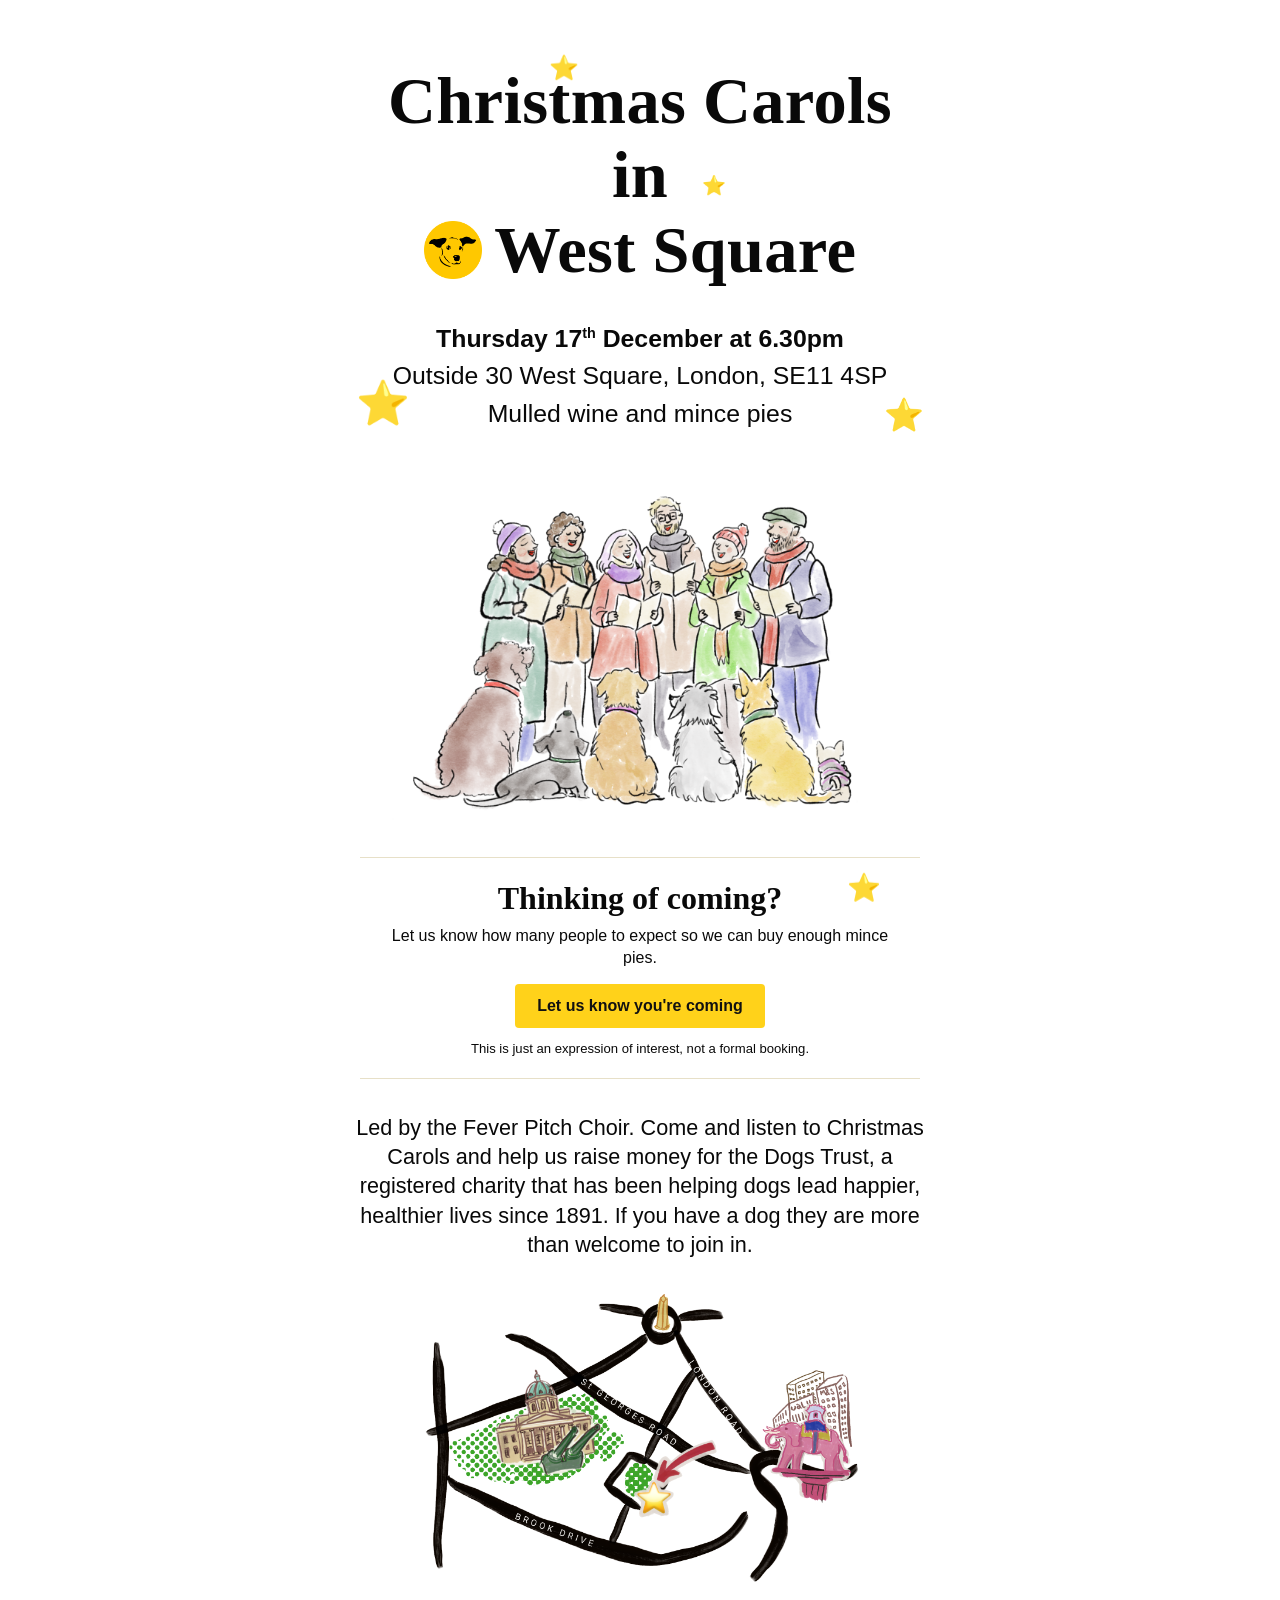
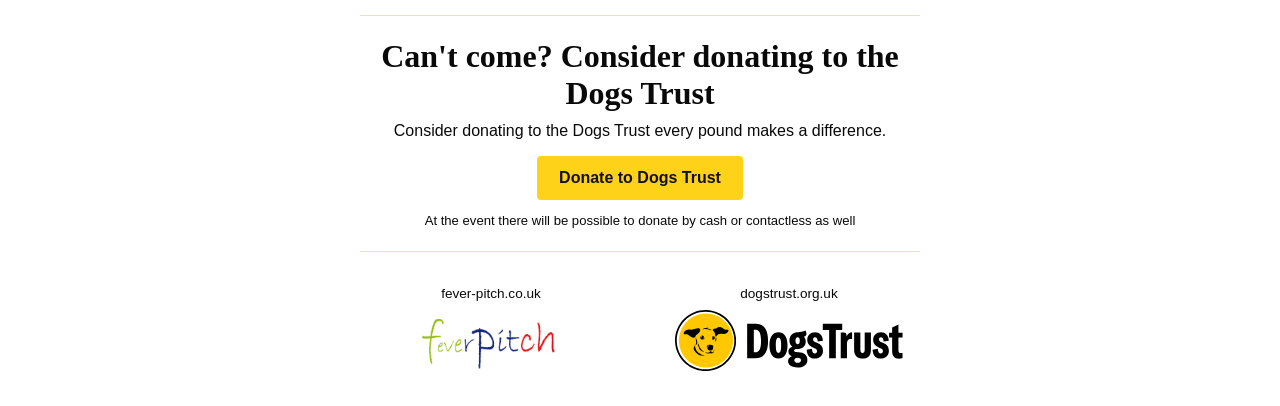
<file: carols/index.html>
<!doctype html>
<html lang="en">
<head>
  <meta charset="utf-8">
  <meta name="viewport" content="width=device-width, initial-scale=1">
  <meta name="description" content="2026 Christmas Carols in West Square — Thursday 17 December at 6.30pm.">
  <title>Christmas Carols in West Square</title>
  <link rel="stylesheet" href="styles.css">
</head>
<body>
  <main class="flyer">
    <header class="hero">
      	<span class="star star-top" aria-hidden="true">⭐
	</span>
      <h1>Christmas Carols in<br><span class="title-second-line"><img class="dog-mark" src="images/dog-icon.png" alt="">West Square</span></h1>
      	<span class="star star-title" aria-hidden="true">⭐
	</span>
    </header>

    <section class="event-details" aria-label="Event details">
      <p class="date">Thursday 17<sup>th</sup> December at 6.30pm</p>
      <p>Outside <a href="https://maps.app.goo.gl/2MDUtXnWnW2ZF1M59">30 West Square, London, SE11 4SP</a></p>
      <p>Mulled wine and mince pies</p>
      <span class="star star-left" aria-hidden="true">⭐</span>
      <span class="star star-right" aria-hidden="true">⭐</span>
    </section>

	<div class="main-illustration">
		<picture> <source srcset="images/dark_carol-singers-and-dogs.png" media="(prefers-color-scheme: dark)">
		<img src="images/carol-singers-and-dogs.png" alt="A group of Christmas carol singers holding notes dressed in warm clothes with several dogs sitting with their back to the screen listening to the choir. The dogs are different colours and sizes.">
  </picture>
</div>

    <section class="rsvp" aria-labelledby="rsvp-heading">
      <span class="star rsvp-star" aria-hidden="true">⭐</span>
      <h2 id="rsvp-heading">Thinking of coming?</h2>
      <p>Let us know how many people to expect so we can buy enough mince pies.</p>
	      <a class="rsvp-button" href="https://forms.gle/HHNZopp8yZJ26ccz8" target="_blank" rel="noopener">Let us know you're coming</a>
      <p class="small-note">This is just an expression of interest, not a formal booking.</p>
 	</section>

	<section class="charity-copy">
	  <p>Led by the Fever Pitch Choir. Come and listen to Christmas Carols and help us raise money for the Dogs Trust, a registered charity that has been helping dogs lead happier, healthier lives since 1891. If you have a dog they are more than welcome to join in.</p>
	</section>

<div class="map-illustration">
	<source srcset="images/dark-wsqmap.png" media="(prefers-color-scheme: dark)">
	<a href="https://maps.app.goo.gl/2MDUtXnWnW2ZF1M59">
	<img src="images/wsqmap.png" alt="A map to inform people where West Square is situated. A non exact illustrated map with Elephant & Castle on the right side and Imperal War Museum to the left and a big yellow star where the carols will be. The image is also a link to google maps to the right location">
	</a>
</div>

<section class="rsvp" aria-labelledby="rsvp-heading">
      <h2 id="rsvp-heading">Can't come? Consider donating to the Dogs Trust</h2>
      <p> Consider donating to the Dogs Trust every pound makes a difference.</p>
              <a class="rsvp-button" href="https://www.dogstrust.org.uk/support-us/donation" target="_blank" rel="noopener">Donate to Dogs Trust</a>
      <p class="small-note">At the event there will be possible to donate by cash or contactless as well</p>
</section>

    <footer class="organisations">
      <a class="organisation" href="https://fever-pitch.co.uk" target="_blank" rel="noopener">
        <span class="website">fever-pitch.co.uk</span>
        <img src="images/fever-pitch-logo.png" alt="Fever Pitch Choir">
      </a>
      <a class="organisation" href="https://www.dogstrust.org.uk" target="_blank" rel="noopener">
        <span class="website">dogstrust.org.uk</span>
        <img src="images/dogs-trust-logo.svg" alt="Dogs Trust">
      </a>
    </footer>
  </main>
</body>
</html>
</file>
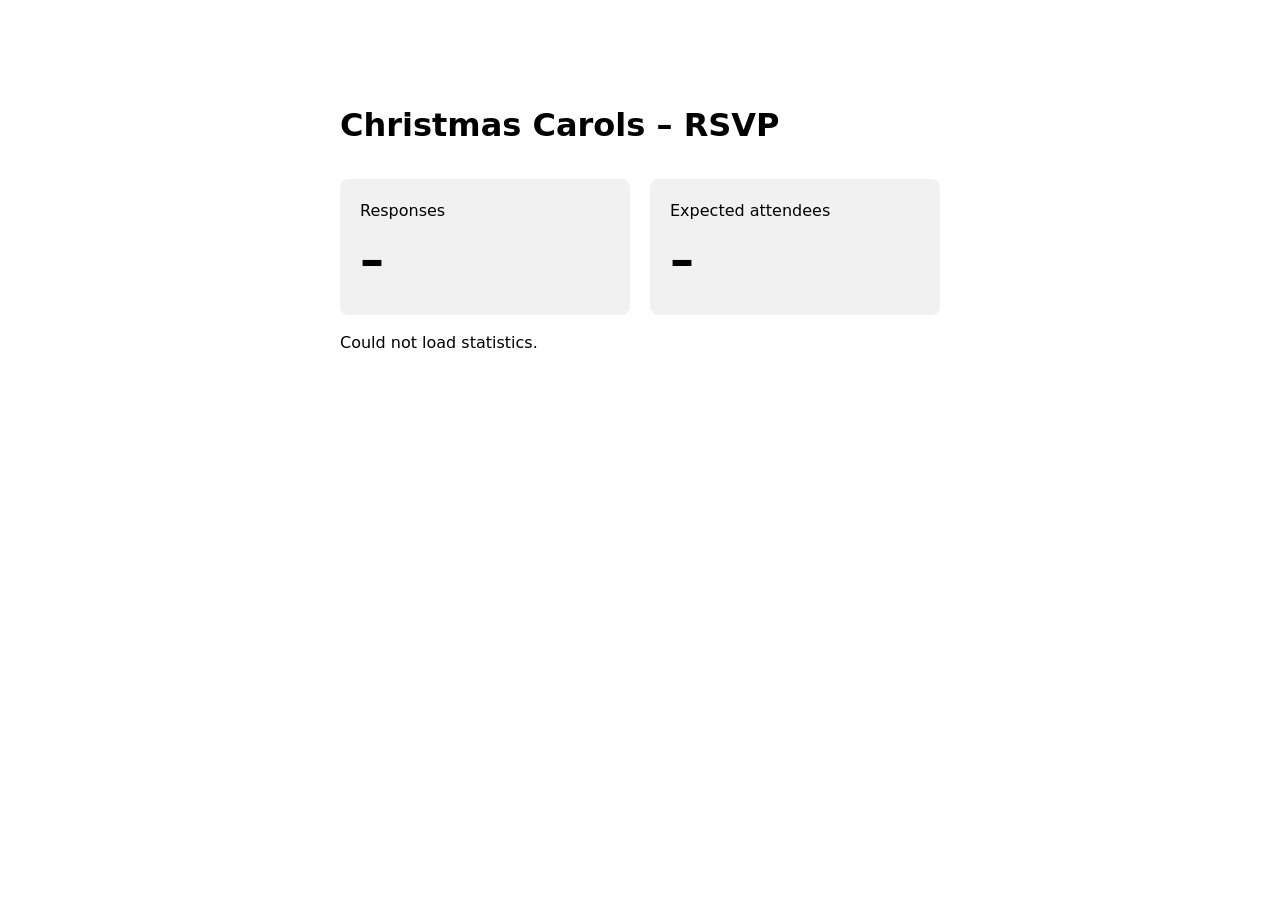
<file: carols/admin/index.html>
<!DOCTYPE html>
<html lang="en">
<head>
  <meta charset="UTF-8">
  <meta name="viewport" content="width=device-width, initial-scale=1">
  <title>Carols RSVP – Admin</title>
  <style>
    body {
      font-family: system-ui, sans-serif;
      max-width: 600px;
      margin: 60px auto;
      padding: 20px;
      line-height: 1.5;
    }

    .stats {
      display: flex;
      gap: 20px;
      margin-top: 30px;
    }

    .stat {
      flex: 1;
      padding: 20px;
      background: #f1f1f1;
      border-radius: 8px;
    }

    .number {
      font-size: 3rem;
      font-weight: bold;
    }

    @media (prefers-color-scheme: dark) {
      body { background: #1c2028; color: #fff; }
      .stat { background: #303641; }
    }
  </style>
</head>
<body>
  <h1>Christmas Carols – RSVP</h1>

  <div class="stats">
    <div class="stat">
      <div>Responses</div>
      <div class="number" id="responses">–</div>
    </div>
    <div class="stat">
      <div>Expected attendees</div>
      <div class="number" id="attendees">–</div>
    </div>
  </div>

  <p id="status">Loading statistics…</p>

  <script>
	const scriptURL = "https://script.google.com/macros/s/AKfycbzpbUfNacvFeA7joRyuO5SOWxsowsr6Zp5xFXmc3h7WU4ilmmC9PbmWGFDtCjYO3DYj/exec";

    function updateStats(data) {
      document.getElementById("responses").textContent =
        data.responses;
      document.getElementById("attendees").textContent =
        data.attendees;

      document.getElementById("status").textContent =
        "Updated: " + new Date(data.updated).toLocaleString("en-GB");
    }

    function loadStats() {
      const oldScript = document.getElementById("stats-script");
      if (oldScript) oldScript.remove();

      const script = document.createElement("script");
      script.id = "stats-script";
      script.src = scriptURL +
        "?callback=updateStats&t=" + Date.now();

      script.onerror = () => {
        document.getElementById("status").textContent =
          "Could not load statistics.";
      };

      document.body.appendChild(script);
    }

    loadStats();
    setInterval(loadStats, 60000);
  </script>
</body>
</html>
</file>
<file: carols/styles.css>
/* Christmas Carols in West Square */
:root {
  --ink: #090909;
  --yellow: #ffd21a;
  --background: #fff;
  --outer-background: #f7f7f7;
  --border: #e7e0c8;
  --link: inherit;
  --focus: #222;
  --page-width: 760px;
}

* { box-sizing: border-box; }
html { background: var(--outer-background); }
body {
  margin: 0;
  color: var(--ink);
  background: var(--background);
  font-family: Arial, Helvetica, sans-serif;
}

a {
  color: inherit;
  text-decoration: none;
}

.flyer {
  position: relative;
  width: min(100%, var(--page-width));
  min-height: 100vh;
  margin: 0 auto;
  padding: 46px 7.5% 34px;
  overflow: hidden;
  text-align: center;
  background: var(--background);
}

.hero { position: relative; }
h1 {
  position: relative;
  z-index: 1;
  margin: 18px 0 24px;
  font-family: Georgia, "Times New Roman", serif;
  font-size: clamp(2.35rem, 7.4vw, 4.15rem);
  line-height: 1.12;
  font-weight: 700;
  letter-spacing: .005em;
}
.title-second-line {
  display: inline-flex;
  align-items: center;
  justify-content: center;
  gap: .18em;
  white-space: nowrap;
}
.dog-mark {
  display: inline-block;
  width: .88em;
  height: .88em;
  object-fit: contain;
  flex: 0 0 auto;
}
.star {
  position: absolute;
  color: var(--yellow);
  font-family: sans-serif;
  line-height: 1;
  pointer-events: none;
}
.star-top { top: -8px; left: 34%; font-size: 1.5rem; }
.star-title { top: 112px; left: 61%; font-size: 1.2rem; }
.star-left { left: 0; top: 55%; font-size: 2.7rem; }
.star-right { right: 0; top: 70%; font-size: 2.0rem; }

.event-details {
  position: relative;
  margin: 26px 0 20px;
  font-size: clamp(1.05rem, 3vw, 1.55rem);
  line-height: 1.45;
}
.event-details p { margin: 2px 0; }
.event-details .date { font-weight: 700; }
.event-details sup { font-size: .58em; }

.main-illustration { width: 100%; margin: 16px auto 22px; }
.main-illustration img {
  display: block;
  width: min(100%, 570px);
  max-height: 440px;
  margin: 0 auto;
  object-fit: contain;
}


.map-illustration {
  width: 100%;
  max-width: 450px;
  margin: 0 auto 25px;
}

.map-illustration img {
  display: block;
  width: 100%;
  height: auto;
}

.charity-copy {
  max-width: 650px;
  margin: 22px auto 30px;
  font-size: clamp(1rem, 2.7vw, 1.35rem);
  line-height: 1.35;
}
.charity-copy p { margin: 0; }

.rsvp {
  position: relative;
  max-width: 560px;
  margin: 26px auto 34px;
  padding: 22px 18px 20px;
  border-top: 1px solid var(--border);
  border-bottom: 1px solid var(--border);
}
.rsvp h2 {
  margin: 0 0 8px;
  font-family: Georgia, "Times New Roman", serif;
  font-size: clamp(1.6rem, 4vw, 2rem);
}
.rsvp p { margin: 8px 0 14px; line-height: 1.4; }
.rsvp-button {
  display: inline-block;
  padding: 13px 22px;
  border-radius: 4px;
  color: #111;
  background: var(--yellow);
  font-weight: 700;
  text-decoration: none;
  transition: filter .15s ease;
}
.rsvp-button:hover { filter: brightness(.95); }
a:focus-visible { outline: 3px solid var(--focus); outline-offset: 4px; }
.rsvp .small-note { margin: 12px 0 0; font-size: .82rem; }
.rsvp-star { top: 16px; right: 7%; font-size: 1.7rem; }

.organisations {
  display: flex;
  justify-content: space-between;
  align-items: end;
  gap: 28px;
  margin: 28px auto 0;
}
.organisation {
  display: flex;
  flex: 1 1 0;
  flex-direction: column;
  align-items: center;
  gap: 9px;
  color: inherit;
  text-decoration: none;
}
.website { font-size: .85rem; }
.organisation img {
  display: block;
  width: auto;
  max-width: 100%;
  height: 62px;
  object-fit: contain;
}

@media (max-width: 520px) {
  .flyer { padding: 34px 6% 26px; }
  h1 { margin-top: 22px; }
  .star-title { top: 92px; }
  .event-details { margin-top: 24px; }
  .star-left { left: -5px; font-size: 2rem; }
  .star-right { right: -4px; font-size: 1.7rem; }
  .main-illustration { margin-top: 22px; }
  .organisations { gap: 18px; }
  .organisation img { height: 48px; }
  .website { font-size: .75rem; }
}

@media (prefers-color-scheme: dark) {
  :root {
    --ink: #f5f0e8;
    --background: #1c2028;
    --outer-background: #1c2028;
    --border: #50505a;
    --focus: #f5f0e8;
  }
  a:not(.rsvp-button):not(.organisation) { color: #e9bd76; }
}

@media (prefers-reduced-motion: reduce) {
  *, *::before, *::after { scroll-behavior: auto !important; transition: none !important; }
}
</file>
